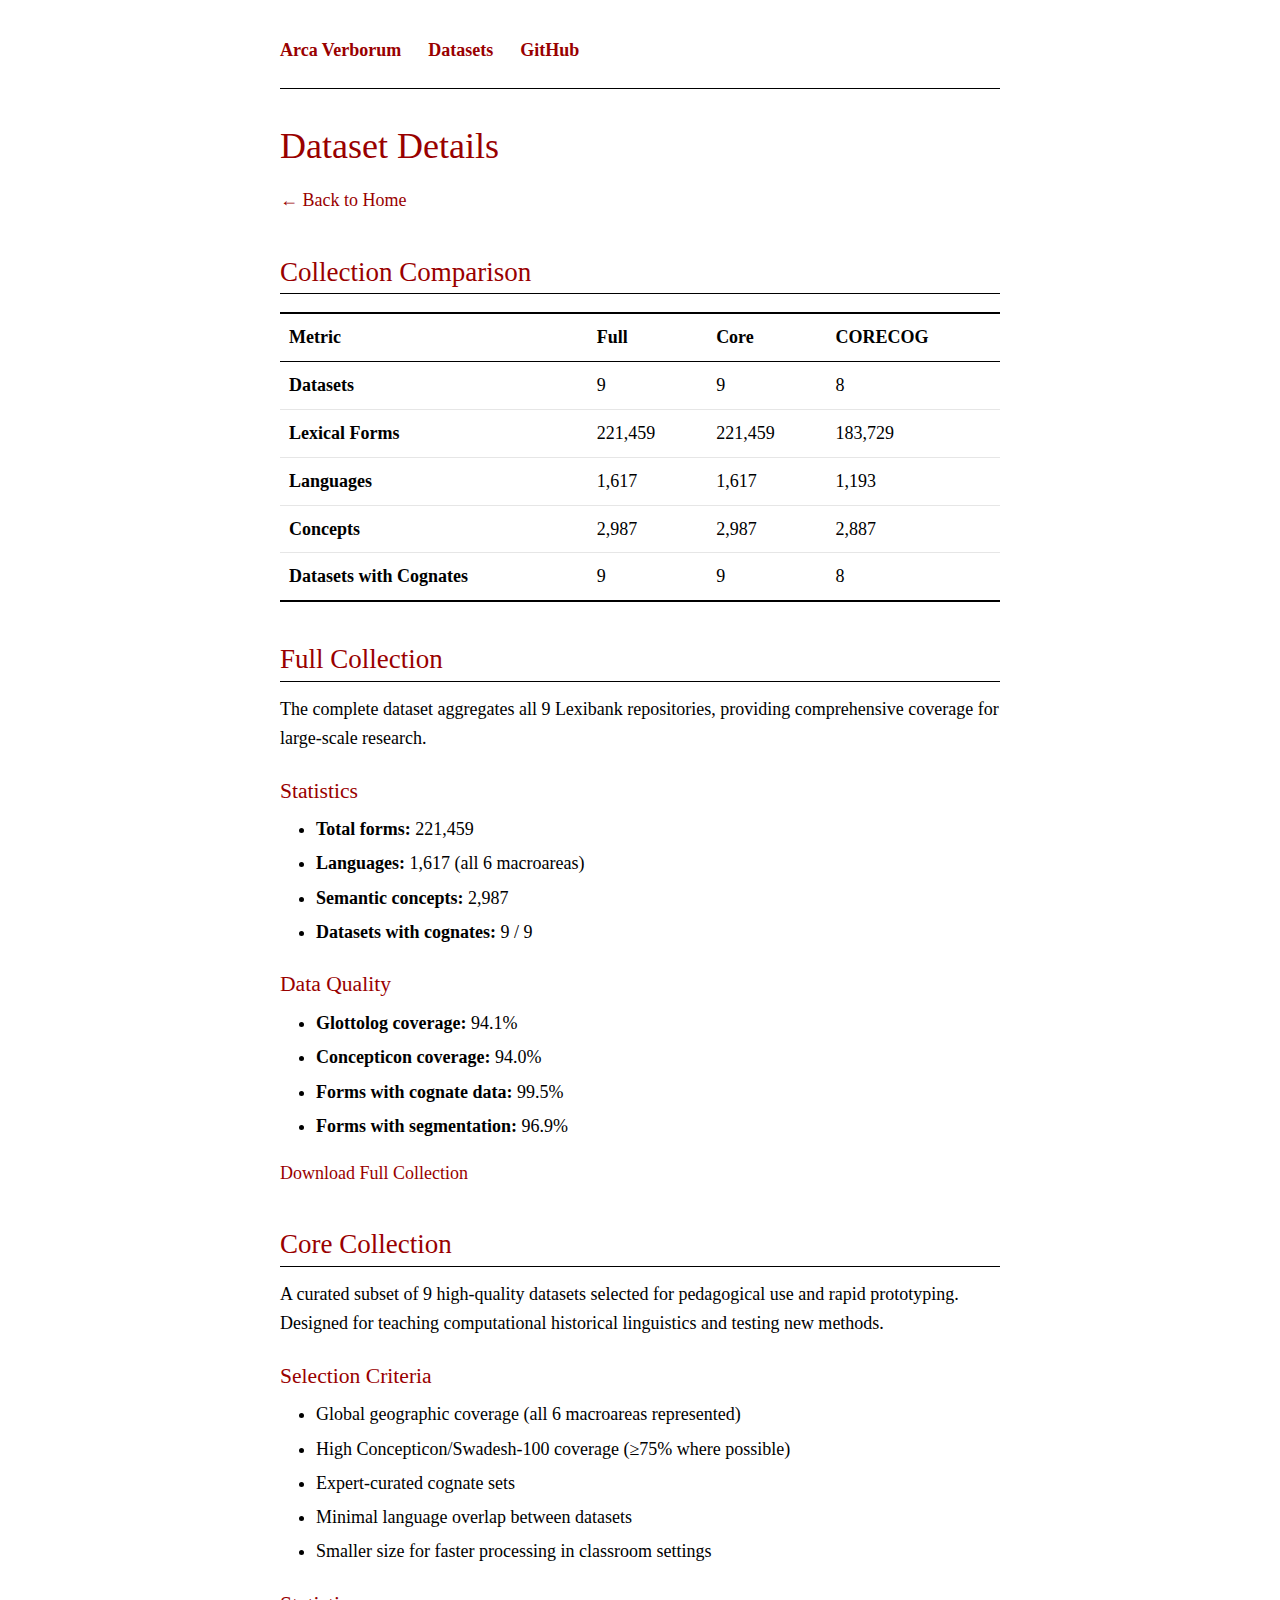
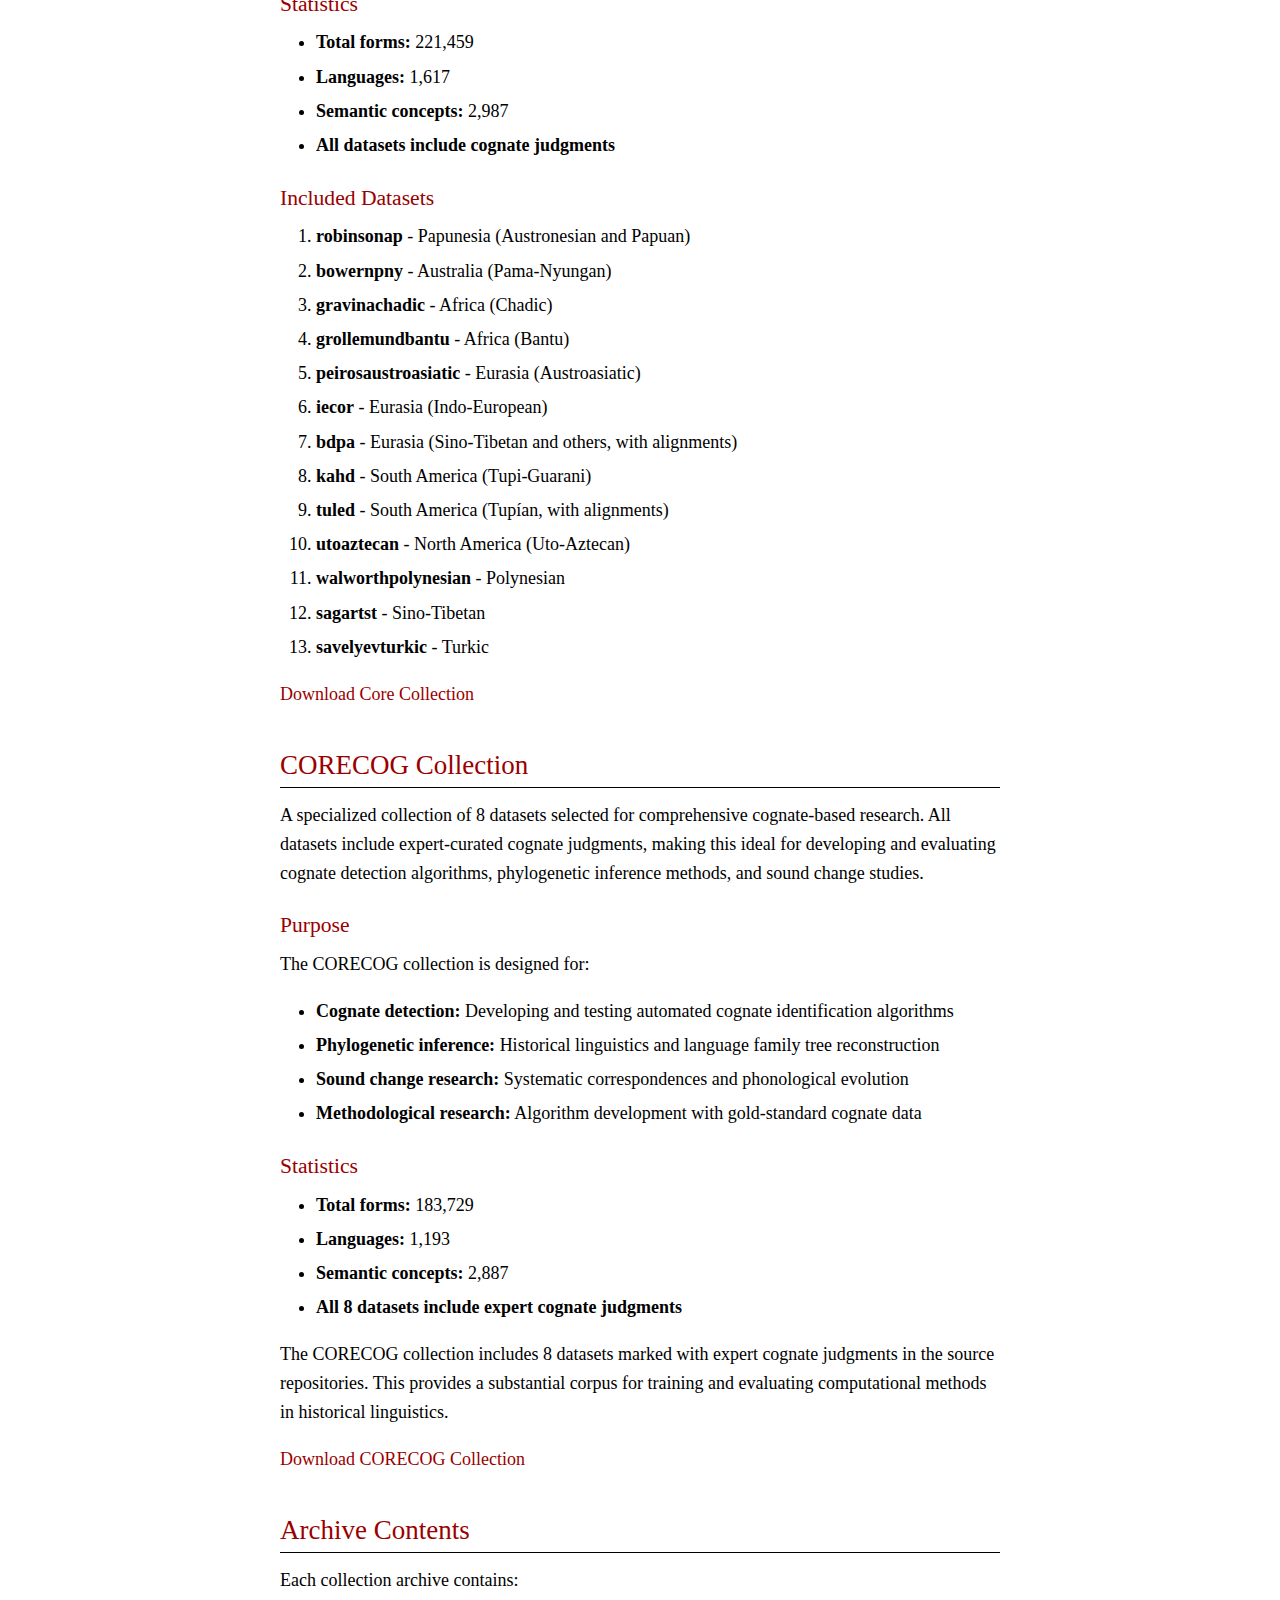
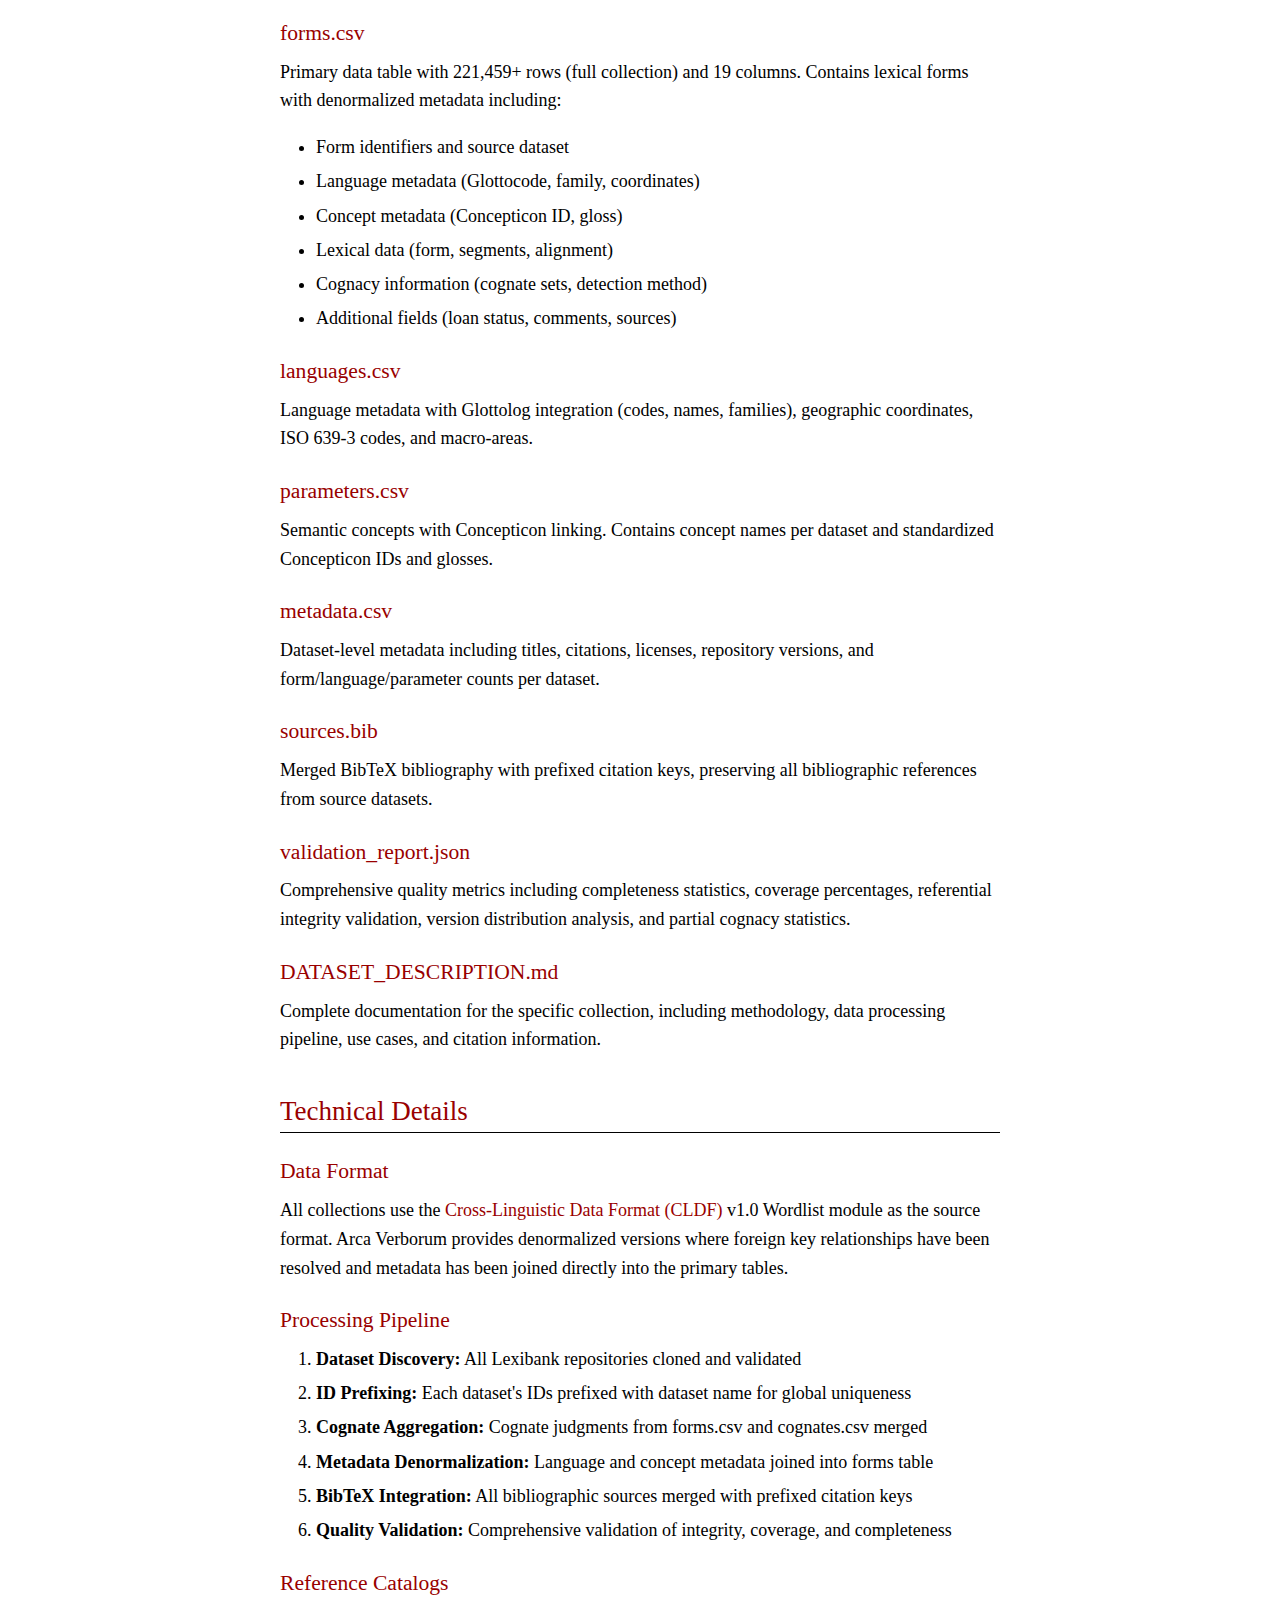
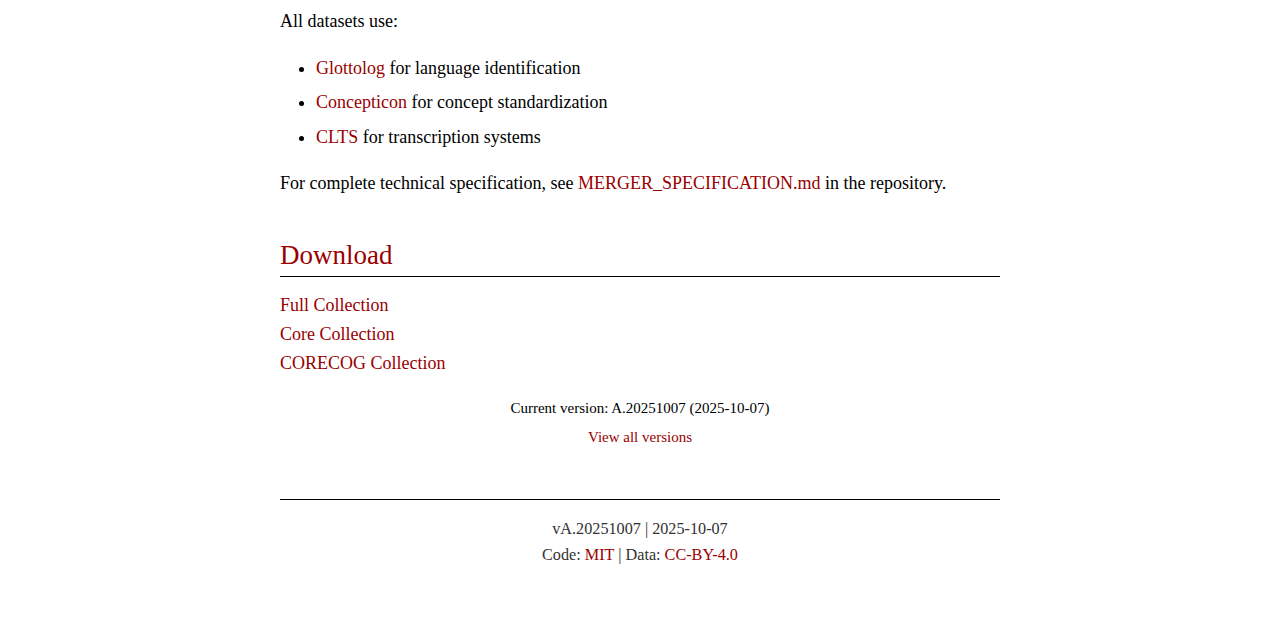
<file: docs/datasets.html>
<!DOCTYPE html>
<html lang="en">
<head>
    <meta charset="UTF-8">
    <meta name="viewport" content="width=device-width, initial-scale=1.0">
    <meta name="description" content="Arca Verborum: A Global Lexical Database for Computational Historical Linguistics">
    <meta name="author" content="Tiago Tresoldi">
    <title>Datasets - Arca Verborum</title>
    <link rel="stylesheet" href="css/custom.css">
</head>
<body>
    <nav>
        <ul>
            <li><a href="index.html">Arca Verborum</a></li>
            <li><a href="datasets.html">Datasets</a></li>
            <li><a href="https://github.com/tresoldi/arcaverborum" target="_blank">GitHub</a></li>
        </ul>
    </nav>

    <main>

<h1>Dataset Details</h1>

<p><a href="index.html">← Back to Home</a></p>

<!-- Overview Table -->
<section>
    <h2>Collection Comparison</h2>
    <figure>
        <table role="grid">
            <thead>
                <tr>
                    <th>Metric</th>
                    <th>Full</th>
                    <th>Core</th>
                    <th>CORECOG</th>
                </tr>
            </thead>
            <tbody>
                <tr>
                    <td><strong>Datasets</strong></td>
                    <td>9</td>
                    <td>9</td>
                    <td>8</td>
                </tr>
                <tr>
                    <td><strong>Lexical Forms</strong></td>
                    <td>221,459</td>
                    <td>221,459</td>
                    <td>183,729</td>
                </tr>
                <tr>
                    <td><strong>Languages</strong></td>
                    <td>1,617</td>
                    <td>1,617</td>
                    <td>1,193</td>
                </tr>
                <tr>
                    <td><strong>Concepts</strong></td>
                    <td>2,987</td>
                    <td>2,987</td>
                    <td>2,887</td>
                </tr>
                <tr>
                    <td><strong>Datasets with Cognates</strong></td>
                    <td>9</td>
                    <td>9</td>
                    <td>8</td>
                </tr>
            </tbody>
        </table>
    </figure>
</section>

<!-- Full Collection -->
<section>
    <h2>Full Collection</h2>
    <p>
        The complete dataset aggregates all 9 Lexibank repositories,
        providing comprehensive coverage for large-scale research.
    </p>

    <h3>Statistics</h3>
    <ul>
        <li><strong>Total forms:</strong> 221,459</li>
        <li><strong>Languages:</strong> 1,617 (all 6 macroareas)</li>
        <li><strong>Semantic concepts:</strong> 2,987</li>
        <li><strong>Datasets with cognates:</strong> 9 / 9</li>
    </ul>

    <h3>Data Quality</h3>
    <ul>
        <li><strong>Glottolog coverage:</strong> 94.1%</li>
        <li><strong>Concepticon coverage:</strong> 94.0%</li>
        <li><strong>Forms with cognate data:</strong> 99.5%</li>
        <li><strong>Forms with segmentation:</strong> 96.9%</li>
    </ul>

    <p>
        <a href="https://doi.org/10.5281/zenodo.XXXXXXX" role="button">Download Full Collection</a>
    </p>
</section>

<!-- Core Collection -->
<section>
    <h2>Core Collection</h2>
    <p>
        A curated subset of 9 high-quality datasets selected for pedagogical use
        and rapid prototyping. Designed for teaching computational historical linguistics and
        testing new methods.
    </p>

    <h3>Selection Criteria</h3>
    <ul>
        <li>Global geographic coverage (all 6 macroareas represented)</li>
        <li>High Concepticon/Swadesh-100 coverage (≥75% where possible)</li>
        <li>Expert-curated cognate sets</li>
        <li>Minimal language overlap between datasets</li>
        <li>Smaller size for faster processing in classroom settings</li>
    </ul>

    <h3>Statistics</h3>
    <ul>
        <li><strong>Total forms:</strong> 221,459</li>
        <li><strong>Languages:</strong> 1,617</li>
        <li><strong>Semantic concepts:</strong> 2,987</li>
        <li><strong>All datasets include cognate judgments</strong></li>
    </ul>

    <h3>Included Datasets</h3>
    <ol>
        <li><strong>robinsonap</strong> - Papunesia (Austronesian and Papuan)</li>
        <li><strong>bowernpny</strong> - Australia (Pama-Nyungan)</li>
        <li><strong>gravinachadic</strong> - Africa (Chadic)</li>
        <li><strong>grollemundbantu</strong> - Africa (Bantu)</li>
        <li><strong>peirosaustroasiatic</strong> - Eurasia (Austroasiatic)</li>
        <li><strong>iecor</strong> - Eurasia (Indo-European)</li>
        <li><strong>bdpa</strong> - Eurasia (Sino-Tibetan and others, with alignments)</li>
        <li><strong>kahd</strong> - South America (Tupi-Guarani)</li>
        <li><strong>tuled</strong> - South America (Tupían, with alignments)</li>
        <li><strong>utoaztecan</strong> - North America (Uto-Aztecan)</li>
        <li><strong>walworthpolynesian</strong> - Polynesian</li>
        <li><strong>sagartst</strong> - Sino-Tibetan</li>
        <li><strong>savelyevturkic</strong> - Turkic</li>
    </ol>

    <p>
        <a href="https://doi.org/10.5281/zenodo.XXXXXXX" role="button">Download Core Collection</a>
    </p>
</section>

<!-- CORECOG Collection -->
<section>
    <h2>CORECOG Collection</h2>
    <p>
        A specialized collection of 8 datasets selected for comprehensive
        cognate-based research. All datasets include expert-curated cognate judgments, making
        this ideal for developing and evaluating cognate detection algorithms, phylogenetic
        inference methods, and sound change studies.
    </p>

    <h3>Purpose</h3>
    <p>The CORECOG collection is designed for:</p>
    <ul>
        <li><strong>Cognate detection:</strong> Developing and testing automated cognate identification algorithms</li>
        <li><strong>Phylogenetic inference:</strong> Historical linguistics and language family tree reconstruction</li>
        <li><strong>Sound change research:</strong> Systematic correspondences and phonological evolution</li>
        <li><strong>Methodological research:</strong> Algorithm development with gold-standard cognate data</li>
    </ul>

    <h3>Statistics</h3>
    <ul>
        <li><strong>Total forms:</strong> 183,729</li>
        <li><strong>Languages:</strong> 1,193</li>
        <li><strong>Semantic concepts:</strong> 2,887</li>
        <li><strong>All 8 datasets include expert cognate judgments</strong></li>
    </ul>

    <p>
        The CORECOG collection includes 8 datasets marked with expert cognate
        judgments in the source repositories. This provides a substantial corpus for training and
        evaluating computational methods in historical linguistics.
    </p>

    <p>
        <a href="https://doi.org/10.5281/zenodo.XXXXXXX" role="button">Download CORECOG Collection</a>
    </p>
</section>

<!-- File Descriptions -->
<section>
    <h2>Archive Contents</h2>
    <p>Each collection archive contains:</p>

    <h3>forms.csv</h3>
    <p>
        Primary data table with 221,459+ rows (full collection) and 19 columns.
        Contains lexical forms with denormalized metadata including:
    </p>
    <ul>
        <li>Form identifiers and source dataset</li>
        <li>Language metadata (Glottocode, family, coordinates)</li>
        <li>Concept metadata (Concepticon ID, gloss)</li>
        <li>Lexical data (form, segments, alignment)</li>
        <li>Cognacy information (cognate sets, detection method)</li>
        <li>Additional fields (loan status, comments, sources)</li>
    </ul>

    <h3>languages.csv</h3>
    <p>
        Language metadata with Glottolog integration (codes, names, families),
        geographic coordinates, ISO 639-3 codes, and macro-areas.
    </p>

    <h3>parameters.csv</h3>
    <p>
        Semantic concepts with Concepticon linking. Contains concept names per dataset
        and standardized Concepticon IDs and glosses.
    </p>

    <h3>metadata.csv</h3>
    <p>
        Dataset-level metadata including titles, citations, licenses, repository versions,
        and form/language/parameter counts per dataset.
    </p>

    <h3>sources.bib</h3>
    <p>
        Merged BibTeX bibliography with prefixed citation keys, preserving all bibliographic
        references from source datasets.
    </p>

    <h3>validation_report.json</h3>
    <p>
        Comprehensive quality metrics including completeness statistics, coverage percentages,
        referential integrity validation, version distribution analysis, and partial cognacy statistics.
    </p>

    <h3>DATASET_DESCRIPTION.md</h3>
    <p>
        Complete documentation for the specific collection, including methodology, data processing
        pipeline, use cases, and citation information.
    </p>
</section>

<!-- Technical Details -->
<section>
    <h2>Technical Details</h2>

    <h3>Data Format</h3>
    <p>
        All collections use the <a href="https://cldf.clld.org/">Cross-Linguistic Data Format (CLDF)</a>
        v1.0 Wordlist module as the source format. Arca Verborum provides denormalized versions
        where foreign key relationships have been resolved and metadata has been joined directly
        into the primary tables.
    </p>

    <h3>Processing Pipeline</h3>
    <ol>
        <li><strong>Dataset Discovery:</strong> All Lexibank repositories cloned and validated</li>
        <li><strong>ID Prefixing:</strong> Each dataset's IDs prefixed with dataset name for global uniqueness</li>
        <li><strong>Cognate Aggregation:</strong> Cognate judgments from forms.csv and cognates.csv merged</li>
        <li><strong>Metadata Denormalization:</strong> Language and concept metadata joined into forms table</li>
        <li><strong>BibTeX Integration:</strong> All bibliographic sources merged with prefixed citation keys</li>
        <li><strong>Quality Validation:</strong> Comprehensive validation of integrity, coverage, and completeness</li>
    </ol>

    <h3>Reference Catalogs</h3>
    <p>All datasets use:</p>
    <ul>
        <li><a href="https://glottolog.org/">Glottolog</a> for language identification</li>
        <li><a href="https://concepticon.clld.org/">Concepticon</a> for concept standardization</li>
        <li><a href="https://clts.clld.org/">CLTS</a> for transcription systems</li>
    </ul>

    <p>
        For complete technical specification, see
        <a href="https://github.com/tresoldi/arcaverborum/blob/master/docs/MERGER_SPECIFICATION.md">MERGER_SPECIFICATION.md</a>
        in the repository.
    </p>
</section>

<!-- Download Section -->
<section>
    <h2>Download</h2>
    <div class="grid">
        <div>
            <a href="https://doi.org/10.5281/zenodo.XXXXXXX" role="button">Full Collection</a>
        </div>
        <div>
            <a href="https://doi.org/10.5281/zenodo.XXXXXXX" role="button">Core Collection</a>
        </div>
        <div>
            <a href="https://doi.org/10.5281/zenodo.XXXXXXX" role="button">CORECOG Collection</a>
        </div>
    </div>
    <p style="text-align: center; margin-top: 1rem;">
        <small>Current version: A.20251007 (2025-10-07)</small><br>
        <small><a href="https://github.com/tresoldi/arcaverborum/releases">View all versions</a></small>
    </p>
</section>

    </main>

    <footer>
        <p>
            vA.20251007 | 2025-10-07<br>
            Code: <a href="https://github.com/tresoldi/arcaverborum/blob/master/LICENSE">MIT</a> |
            Data: <a href="https://creativecommons.org/licenses/by/4.0/">CC-BY-4.0</a>
        </p>
    </footer>
</body>
</html>
</file>
<file: docs/css/custom.css>
/* Minimal Academic Style with Uppsala University Colors */

:root {
    --red: #990000;
    --grey: #E6E6E6;
}

* {
    margin: 0;
    padding: 0;
    box-sizing: border-box;
}

body {
    font-family: Georgia, serif;
    font-size: 18px;
    line-height: 1.6;
    color: #000;
    background: #fff;
    max-width: 42em;
    margin: 0 auto;
    padding: 2em 1em;
}

h1, h2, h3 {
    color: var(--red);
    font-weight: normal;
    line-height: 1.2;
}

h1 {
    font-size: 2em;
    margin: 0.5em 0;
}

h2 {
    font-size: 1.5em;
    margin: 1.5em 0 0.5em;
    border-bottom: 1px solid #000;
    padding-bottom: 0.2em;
}

h3 {
    font-size: 1.2em;
    margin: 1.2em 0 0.5em;
}

p {
    margin-bottom: 1em;
}

a {
    color: var(--red);
    text-decoration: none;
}

a:hover {
    text-decoration: underline;
}

ul, ol {
    margin: 0 0 1em 2em;
}

li {
    margin-bottom: 0.3em;
}

nav {
    border-bottom: 1px solid #000;
    margin-bottom: 2em;
    padding-bottom: 1em;
}

nav ul {
    list-style: none;
    margin: 0;
    padding: 0;
    display: flex;
    gap: 1.5em;
}

nav a {
    font-weight: bold;
}

.hero {
    text-align: center;
    margin: 2em 0 3em;
}

.hero h1 {
    margin-bottom: 0.3em;
}

.hero p {
    font-size: 1.1em;
}

.collection-card {
    border: 1px solid #000;
    margin-bottom: 1.5em;
}

.collection-card header {
    background: var(--grey);
    padding: 0.8em 1em;
    border-bottom: 1px solid #000;
}

.collection-card header strong {
    color: var(--red);
    font-size: 1.2em;
}

.collection-card > p,
.collection-card > ul {
    padding: 1em;
}

.collection-card footer {
    padding: 0.8em 1em;
    border-top: 1px solid #000;
    text-align: center;
}

.download-btn {
    display: inline-block;
    padding: 0.5em 1.5em;
    background: var(--red);
    color: #fff;
    border: none;
    text-decoration: none;
    font-weight: bold;
}

.download-btn:hover {
    background: #000;
    text-decoration: none;
}

table {
    width: 100%;
    border-collapse: collapse;
    margin: 1em 0;
}

thead {
    border-top: 2px solid #000;
    border-bottom: 1px solid #000;
}

th {
    padding: 0.5em;
    text-align: left;
    font-weight: bold;
}

td {
    padding: 0.5em;
    border-bottom: 1px solid var(--grey);
}

tbody tr:last-child td {
    border-bottom: 2px solid #000;
}

pre {
    background: var(--grey);
    border-left: 3px solid var(--red);
    padding: 1em;
    margin: 1em 0;
    overflow-x: auto;
}

code {
    font-family: 'Courier New', monospace;
    font-size: 0.9em;
}

pre code {
    background: none;
}

footer {
    margin-top: 3em;
    padding-top: 1em;
    border-top: 1px solid #000;
    font-size: 0.9em;
    text-align: center;
    color: #333;
}

@media (max-width: 768px) {
    body {
        font-size: 16px;
        padding: 1em;
    }

    nav ul {
        flex-wrap: wrap;
    }
}
</file>
